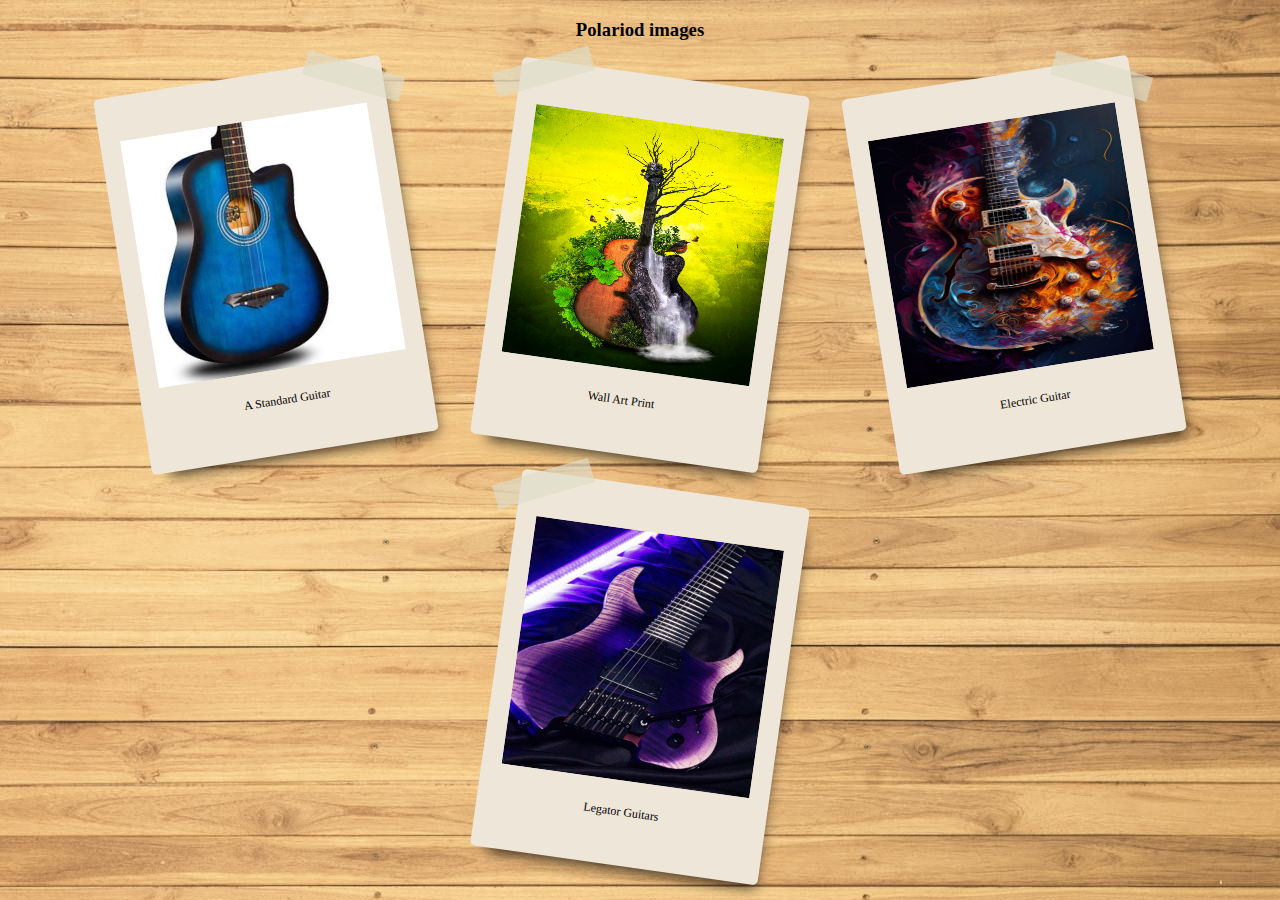
<file: Project Polariod Image Gallery/index.html>
<!DOCTYPE html>
<html lang="en">
<head>
    <meta charset="UTF-8">
    <meta name="viewport" content="width=device-width, initial-scale=1.0">
    <link rel="stylesheet" href="style.css">
    <title>Document</title>
</head>


<body>
    <section class="polaroid-gallery">
        <h3>Polariod images</h3>
        <figure class="polaroid-card">
            <img src="/images/guitar_cool.jpg"/>
            <figcaption class="polaroid-card-caption">A Standard Guitar</figcaption>
        </figure>
        <figure class="polaroid-card">
            <img src="/images/guitar2.jpg"/>
            <figcaption class="polaroid-card-caption">Wall Art Print</figcaption>
        </figure>
        <figure class="polaroid-card">
            <img src="/images/guitar3.jpeg"/>
            <figcaption class="polaroid-card-caption">Electric Guitar</figcaption>
        </figure>
        <figure class="polaroid-card">
            <img src="/images/guitar3.jpg"/>
            <figcaption class="polaroid-card-caption">Legator Guitars</figcaption>
        </figure>
    </section>
</body>
</html>
</file>
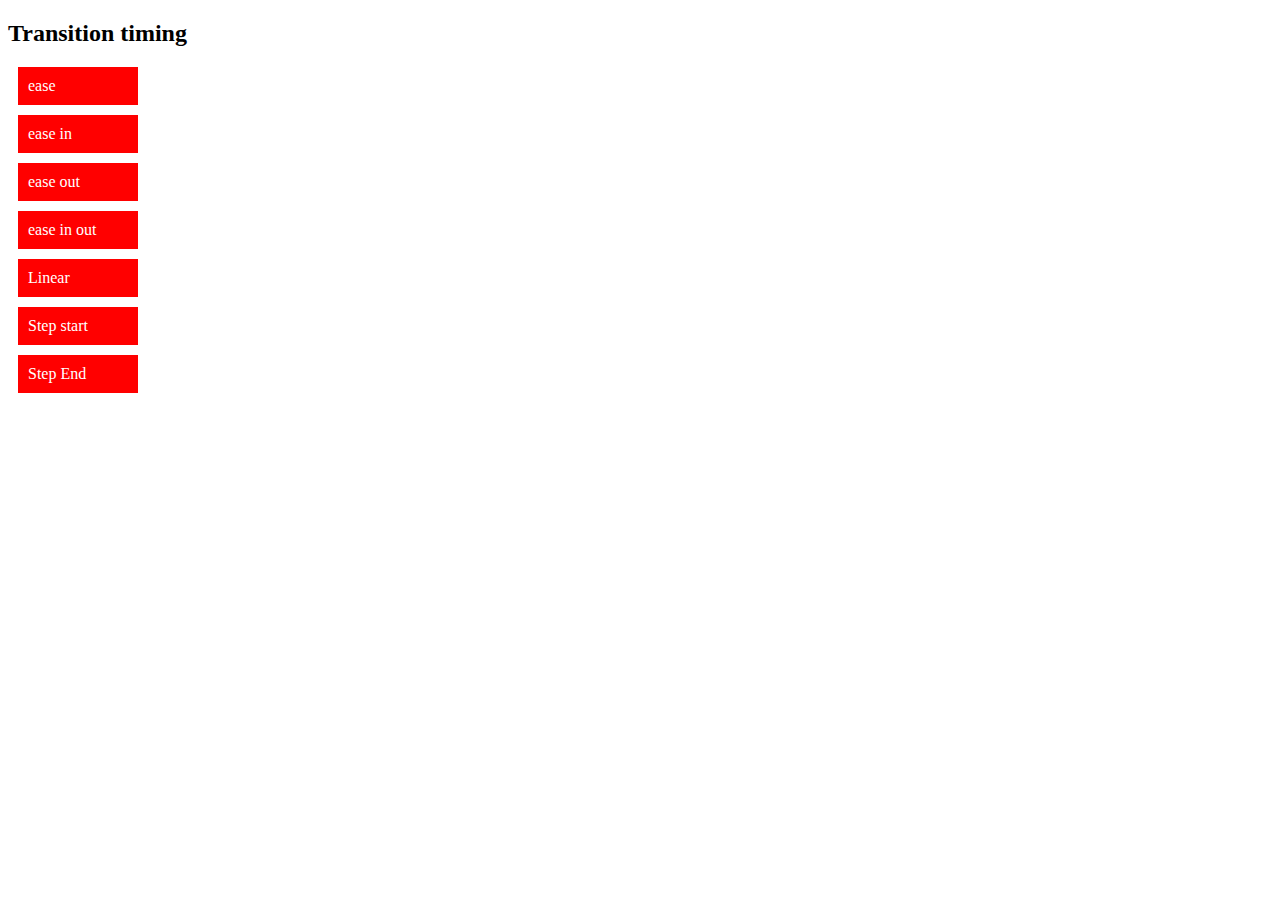
<file: transition_timing_function/index.html>
<!DOCTYPE html>
<html lang="en">
<head>
    <meta charset="UTF-8">
    <meta name="viewport" content="width=device-width, initial-scale=1.0">
    <title>Document</title>
    <link rel="stylesheet" href="style.css">
</head>
<body>
    <h2>Transition timing</h2>
    <div class="container">
        <div class="transition ease">ease</div>
        <div class="transition ease-in">ease in</div>
        <div class="transition ease-out">ease out</div>
        <div class="transition ease-in-out">ease in out</div>
        <div class="transition linear">Linear</div>
        <div class="transition step-start">Step start</div>
        <div class="transition step-end">Step End</div>


    </div>
</body>
</html>
</file>
<file: Project Polariod Image Gallery/style.css>
.polaroid-card{
    display: inline-block;
    background-color:#eee6d8;
    padding: 10px;
    width: 270px;
    height: 360px;
    border-radius: 5px;
    box-shadow: 8px 14px 14px -10px rgba(0, 0, 0, 0.7);
    cursor: pointer;
    transition: all 0.5s;
  
}

.polaroid-card img{
    display: inline-block;
    background-color:#eee6d8;
    padding: 10px;
    width: 250px;
    height: 250px;
    border-radius: 5px;
}


/* .polaroid-card img:hover{
    transform: scale(2);
} */

.polaroid-card-caption{
    text-align: center;
    font-family:"Market-face" sans-serif;
    font-size: 12px;
    margin-top: 10px;
}

.polaroid-gallery{
    text-align: center;
}

.polaroid-card:nth-of-type(even){
    transform:  rotate(8deg);
}

.polaroid-card:nth-of-type(odd){
    transform: rotate(-9deg);
}
.polaroid-card:nth-of-type(even)::before{
    background-color: rgba(222, 220, 200, 0.66);
    display: block;
    content: '';
    width: 100px;
    height: 25px;
    transform: rotate(-24deg) translate(-30px, -25px);
}


.polaroid-card:nth-of-type(odd)::before{
    background-color: rgba(222, 220, 200, 0.66);
    display: block;
    content: '';
    width: 100px;
    height: 25px;
    transform: rotate(25deg) translate(180px,-90px);
}
body{
    background-image: url('/images/background2.jpg');
    background-size: cover;
}

/* .polaroid-card:hover {
    transform: scale(1.2) !important; 
} */

.polaroid-card:hover {
    transform: scale(1.2);
}
</file>
<file: transition_timing_function/style.css>
/* transition-timing-function: predified keywords
-> ease
-> ease-in
-> ease-out
-> ease-in-out
-> linear
-> step-start
-> step-end
 */


.transition{
    color:white;
    background-color: red;
    width: 100px;
    padding: 10px;
    margin: 10px;
    transition-property: margin-left;
    transition-duration: 2s;
}

.ease{
    transition-timing-function: ease;
}

.ease-in{
    transition-timing-function: ease-in;
}


.ease-out{
    transition-timing-function: ease-out;
}

.ease-in-out{
    transition-timing-function: ease-in-out;
}

.linear{
    transition-timing-function: linear;
}

.step-end{
    transition-timing-function: step-end;
}
.step-start{
    transition-timing-function: step-start;
}

.container:hover .transition{
    margin-left: 500px;
}
</file>
